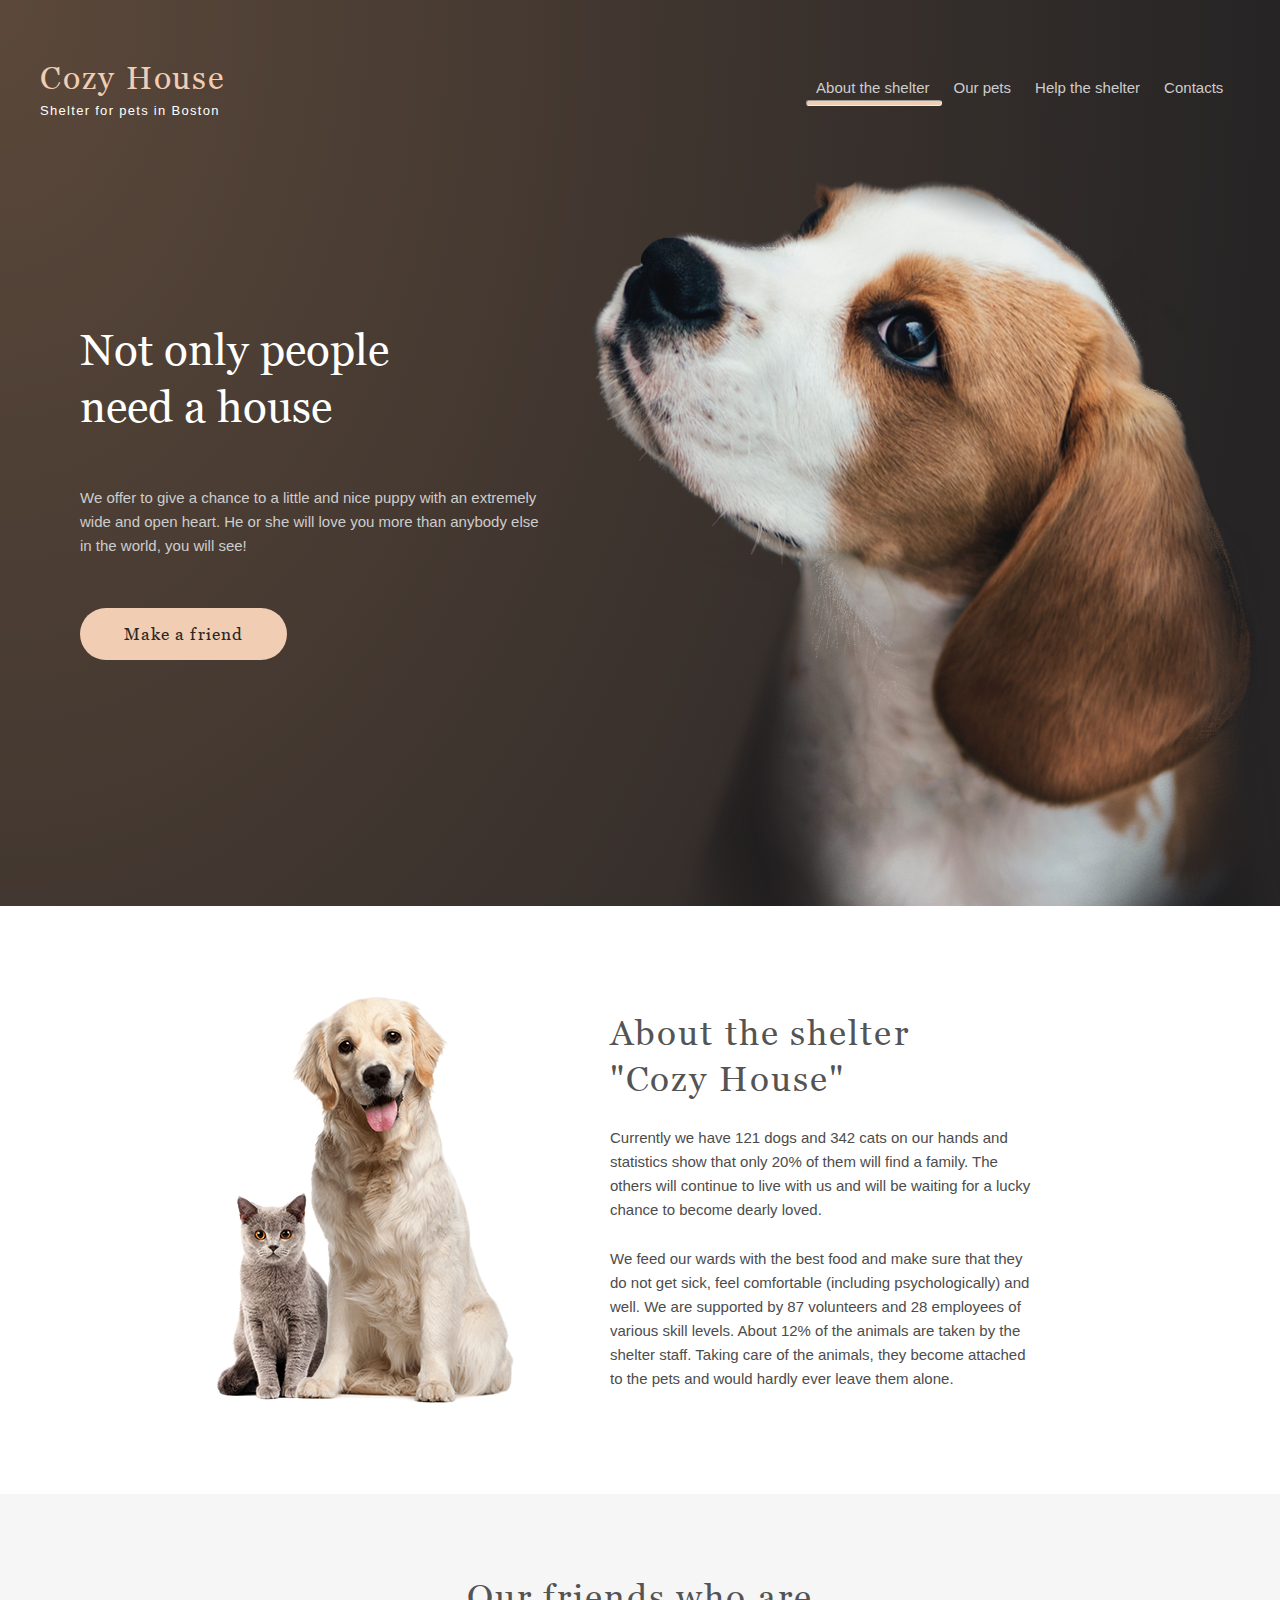
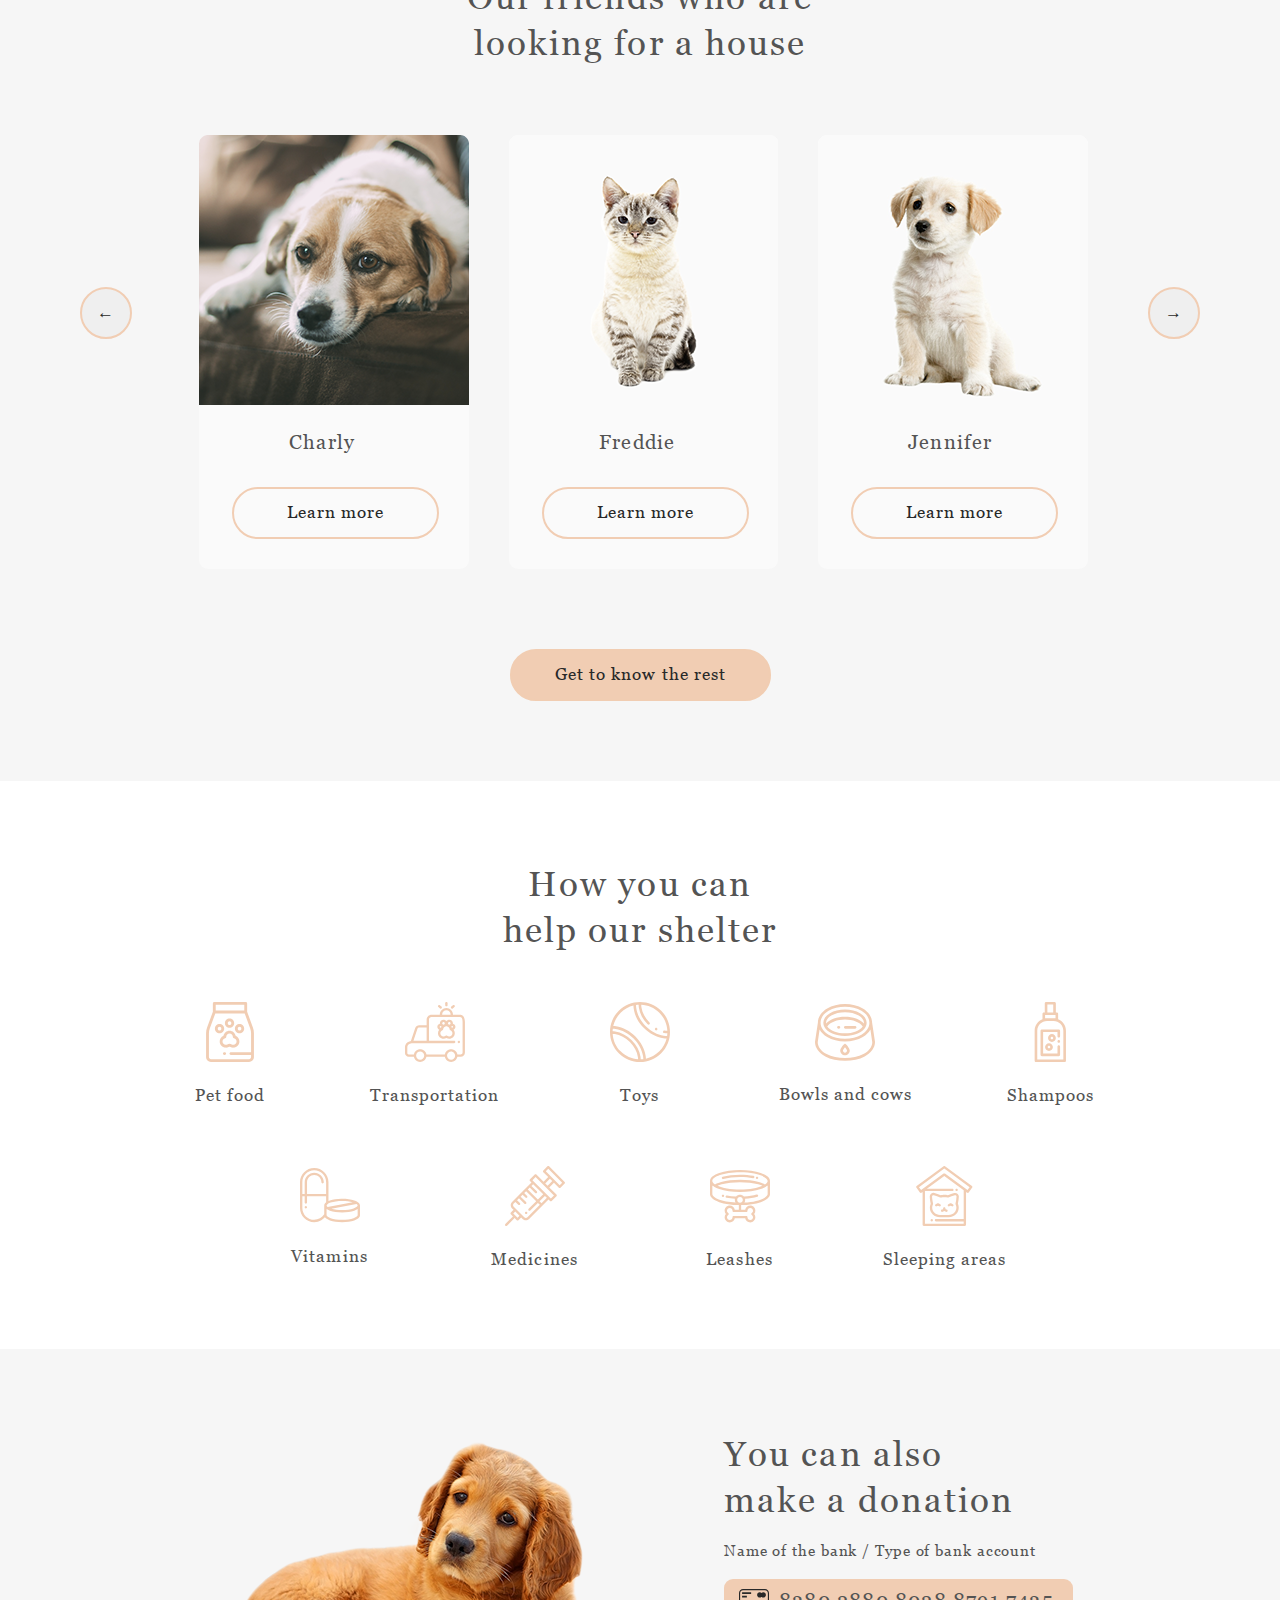
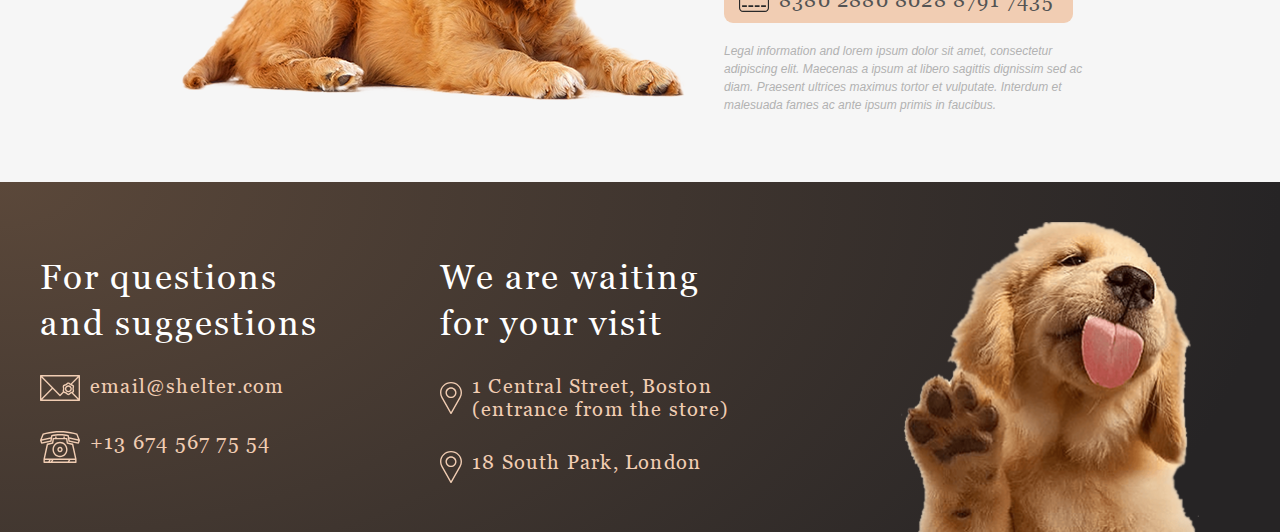
<file: index.html>
<!DOCTYPE html>
<html lang="en">

<head>
  <meta charset="UTF-8">
  <meta name="viewport" content="width=device-width, initial-scale=1.0">
  <link rel="stylesheet" href="main.css">
  <title>Shelter</title>
</head>

<body>
  <div id="menuToggle">
    <input type="checkbox" />
    <span></span>
    <span></span>
    <span></span>
    <ul id="menu">
      <a href="#">
        <li>About the shelter</li>
      </a>
      <a href="/pages/pets/pets.html">
        <li>Our pets</li>
      </a>
      <a href="#help_the_shelter">
        <li>Help the shelter</li>
      </a>
      <a href="#contacts">
        <li>Contact</li>
      </a>
    </ul>
  </div>
  <div class="main_page">
    <header class="header">
      <div class="logo">
        <h1 class="logo_title">Cozy House</h1>
        <p class="logo_subtitle">Shelter for pets in Boston </p>
      </div>
      <ul class="nav_menu">
        <li><a href="#">About the shelter</a></li>
        <li class="two"><a href="/pages/pets/pets.html">Our pets</a></li>
        <li class="three"><a href="#help_the_shelter">Help the shelter</a></li>
        <li class="four"><a href="#contacts">Contacts</a></li>
        <hr>
      </ul>
    </header>
    <div class="start_screen">
      <div class="content">
        <h2 class="heading">Not only people need a house</h2>
        <p class="subheading">We offer to give a chance to a little and nice puppy with an extremely wide and open
          heart. He or she will love you more
          than anybody else in the world, you will see!</p>
        <button class="button_primary">
          <p class="b_text"><a href="/pages/pets/pets.html">Make a friend</a></p>
        </button>
      </div>
      <img src="/assets/images/start-screen-puppy.png" class="img_puppy" alt="Puppy">
    </div>
  </div>
  <div class="about">
    <div class="about_content">
      <img class="a_pets" src="/assets/images/about-pets.png" alt="Cat and puppy">
      <div class="about_text">
        <h3 class="a_heading">About the shelter "Cozy House"</h3>
        <p class="a_subheading1">Currently we have 121 dogs and 342 cats on our hands and statistics show that only
          20% of them will find a family. The
          others will continue to live with us and will be waiting for a lucky chance to become dearly loved.</p>
        <p class="a_subheading2">We feed our wards with the best food and make sure that they do not get sick, feel
          comfortable (including
          psychologically) and well. We are supported by 87 volunteers and 28 employees of various skill levels. About
          12% of the
          animals are taken by the shelter staff. Taking care of the animals, they become attached to the pets and
          would hardly
          ever leave them alone.</p>
      </div>
    </div>
  </div>
  <div class="pets">
    <div class="pets_content">
      <h3 class="p_heading">
        Our friends who are looking for a house
      </h3>
      <div class="carousel js-product-carousel">
        <div class="carousel__view">
          <button class="button_arrowL js-carousel-prev">
            <p class="b_text">&#8592</p>
          </button>
          <button class="button_arrowR js-carousel-next">
            <p class="b_text">&#8594</p>
          </button>
          <ul class="product-list js-product-list">
            <li class="product-list__item">
              <div data-slide="1" class="product">
                <img src="/assets/images/pets-charly.png" alt="Charly">
              </div>
              <p class="product_name">Charly</p>
              <button id="myBtn" class="button_secondary">
                <p class="b_text">Learn more</p>
              </button>
            </li>
            <li class="product-list__item">
              <div data-slide="2" class="product">
                <img src="/assets/images/pets-freddie.png" alt="Freddie">
                <p class="product_name">Freddie</p>
                <button class="button_secondary">
                  <p class="b_text">Learn more</p>
                </button>
              </div>
            </li>
            <li class="product-list__item">
              <div data-slide="3" class="product">
                <img src="/assets/images/pets-jennifer.png" alt="Jennifer">
                <p class="product_name">Jennifer</p>
                <button class="button_secondary">
                  <p class="b_text">Learn more</p>
                </button>
              </div>
            </li>
            <li class="product-list__item">
              <div data-slide="4" class="product">
                <img src="/assets/images/pets-katrine.png" alt="Katrine">
                <p class="product_name">Katrine</p>
                <button class="button_secondary">
                  <p class="b_text">Learn more</p>
                </button>
              </div>
            </li>
            <li class="product-list__item">
              <div data-slide="5" class="product">
                <img src="/assets/images/pets-scarlet.png" alt="Scarlet">
                <p class="product_name">Scarlet</p>
                <button class="button_secondary">
                  <p class="b_text">Learn more</p>
                </button>
              </div>
            </li>
            <li class="product-list__item">
              <div data-slide="6" class="product">
                <img src="/assets/images/pets-sophia.png" alt="Sophia">
                <p class="product_name">Sophia</p>
                <button class="button_secondary">
                  <p class="b_text">Learn more</p>
                </button>
              </div>
            </li>
            <li class="product-list__item">
              <div data-slide="7" class="product">
                <img src="/assets/images/pets-timmy.png" alt="Timmy">
                <p class="product_name">Timmy</p>
                <button class="button_secondary">
                  <p class="b_text">Learn more</p>
                </button>
              </div>
            </li>
            <li class="product-list__item">
              <div data-slide="8" class="product">
                <img src="/assets/images/pets-woody.png" alt="Woody">
                <p class="product_name">Woody</p>
                <button class="button_secondary">
                  <p class="b_text">Learn more</p>
                </button>
              </div>
            </li>
          </ul>
        </div>
      </div>
      <button class="button_get">
        <p class="b_text"><a href="/pages/pets/pets.html">Get to know the rest</a></p>
      </button>
    </div>
  </div>
  <div class="help">
    <div class="help_content">
      <h3 class="help_heading">How you can help our shelter</h3>
      <div class="help_list">
        <div class="row_wrapper_responsive">
          <div>
            <img src="/assets/icons/pet_food.svg" alt="Pet food icon">
            <p class="item_text" style="margin-top: 20px;">Pet food</p>
          </div>
          <div>
            <img src="/assets/icons/transportation.svg" alt="Transportation icon">
            <p class="item_text" style="margin-top: 20px;">Transportation</p>
          </div>
          <div>
            <img src="/assets/icons/toys.svg" alt="Toys icon">
            <p class="item_text" style="margin-top: 20px;">Toys</p>
          </div>
          <div>
            <img src="/assets/icons/bowls-and-cups.svg" alt="Bowls and cows icon">
            <p class="item_text" style="margin-top: 20px;">Bowls and cows</p>
          </div>
          <div>
            <img src="/assets/icons/shampoos.svg" alt="Shampoos icon">
            <p class="item_text" style="margin-top: 20px;">Shampoos</p>
          </div>
          <div>
            <img src="/assets/icons/vitamins.svg" alt="Vitamins icon">
            <p class="item_text" style="margin-top: 20px;">Vitamins</p>
          </div>
          <div>
            <img src="/assets/icons/medicines.svg" alt="Medicines icon">
            <p class="item_text" style="margin-top: 20px;">Medicines</p>
          </div>
          <div>
            <img src="/assets/icons/icon-collars-leashes.svg" alt="Leashes icon">
            <p class="item_text" style="margin-top: 20px;">Leashes</p>
          </div>
          <div>
            <img src="/assets/icons/sleeping-area.svg" alt="Sleeping area icon">
            <p class="item_text" style="margin-top: 20px;">Sleeping areas</p>
          </div>
        </div>
        <div class="row_wrapper1">
          <div>
            <img src="/assets/icons/pet_food.svg" alt="Pet food icon">
            <p class="item_text" style="margin-top: 20px;">Pet food</p>
          </div>
          <div>
            <img src="/assets/icons/transportation.svg" alt="Transportation icon">
            <p class="item_text" style="margin-top: 20px;">Transportation</p>
          </div>
          <div>
            <img src="/assets/icons/toys.svg" alt="Toys icon">
            <p class="item_text" style="margin-top: 20px;">Toys</p>
          </div>
          <div>
            <img src="/assets/icons/bowls-and-cups.svg" alt="Bowls and cows icon">
            <p class="item_text" style="margin-top: 20px;">Bowls and cows</p>
          </div>
          <div>
            <img src="/assets/icons/shampoos.svg" alt="Shampoos icon">
            <p class="item_text" style="margin-top: 20px;">Shampoos</p>
          </div>
        </div>
        <div class="row_wrapper2">
          <div>
            <img src="/assets/icons/vitamins.svg" alt="Vitamins icon">
            <p class="item_text" style="margin-top: 20px;">Vitamins</p>
          </div>
          <div>
            <img src="/assets/icons/medicines.svg" alt="Medicines icon">
            <p class="item_text" style="margin-top: 20px;">Medicines</p>
          </div>
          <div>
            <img src="/assets/icons/icon-collars-leashes.svg" alt="Leashes icon">
            <p class="item_text" style="margin-top: 20px;">Leashes</p>
          </div>
          <div>
            <img src="/assets/icons/sleeping-area.svg" alt="Sleeping area icon">
            <p class="item_text" style="margin-top: 20px;">Sleeping areas</p>
          </div>
        </div>
      </div>
    </div>
  </div>
  <div id="help_the_shelter" class="donation">
    <div class="donation_content">
      <img src="/assets/images/donation-dog.png" alt="Donation dog image" class="donation_dog">
      <div class="donation_info">
        <h3 class="d_heading">You can also make a donation</h3>
        <p class="d_subheading">Name of the bank / Type of bank account</p>
        <div class="credit_card">
          <div class="credit_card_content">
            <img src="/assets/icons/credit-card.svg" alt="Credit card icon" class="credit_card_icon">
            <h4 class="credit_card_number">8380 2880 8028 8791 7435</h4>
          </div>
          <p class="legal_info">Legal information and lorem ipsum dolor sit amet, consectetur adipiscing elit. Maecenas
            a ipsum at
            libero sagittis
            dignissim sed ac diam. Praesent ultrices maximus tortor et vulputate. Interdum et malesuada fames ac ante
            ipsum primis
            in faucibus.</p>
        </div>
      </div>
    </div>
  </div>
  <div id="contacts" class="footer">
    <div class="footer_content">
      <div class="contacts">
        <h3 class="f_heading1">For questions and suggestions</h3>
        <div class="email">
          <img src="/assets/icons/mail.svg" alt="Mail icon" class="email_icon">
          <h4 class="email_text">email@shelter.com</h4>
        </div>
        <div class="email">
          <img src="/assets/icons/phone.svg" alt="Phone icon" class="email_icon">
          <h4 class="email_text">+13 674 567 75 54</h4>
        </div>
      </div>
      <div class="contacts">
        <h3 class="f_heading1">We are waiting for your visit</h3>
        <div class="email">
          <img src="/assets/icons/pin.svg" alt="Pin icon" class="pin_icon">
          <h4 class="email_text">1 Central Street, Boston (entrance from the store)</h4>
        </div>
        <div class="email">
          <img src="/assets/icons/pin.svg" alt="Pin icon" class="pin_icon">
          <h4 class="email_text">18 South Park, London</h4>
        </div>
      </div>
      <img src="/assets/images/footer-puppy.png" alt="Puppy image" class="footer_puppy">
    </div>
  </div>
</body>
<script src="./main.js"></script>

</html>
</file>
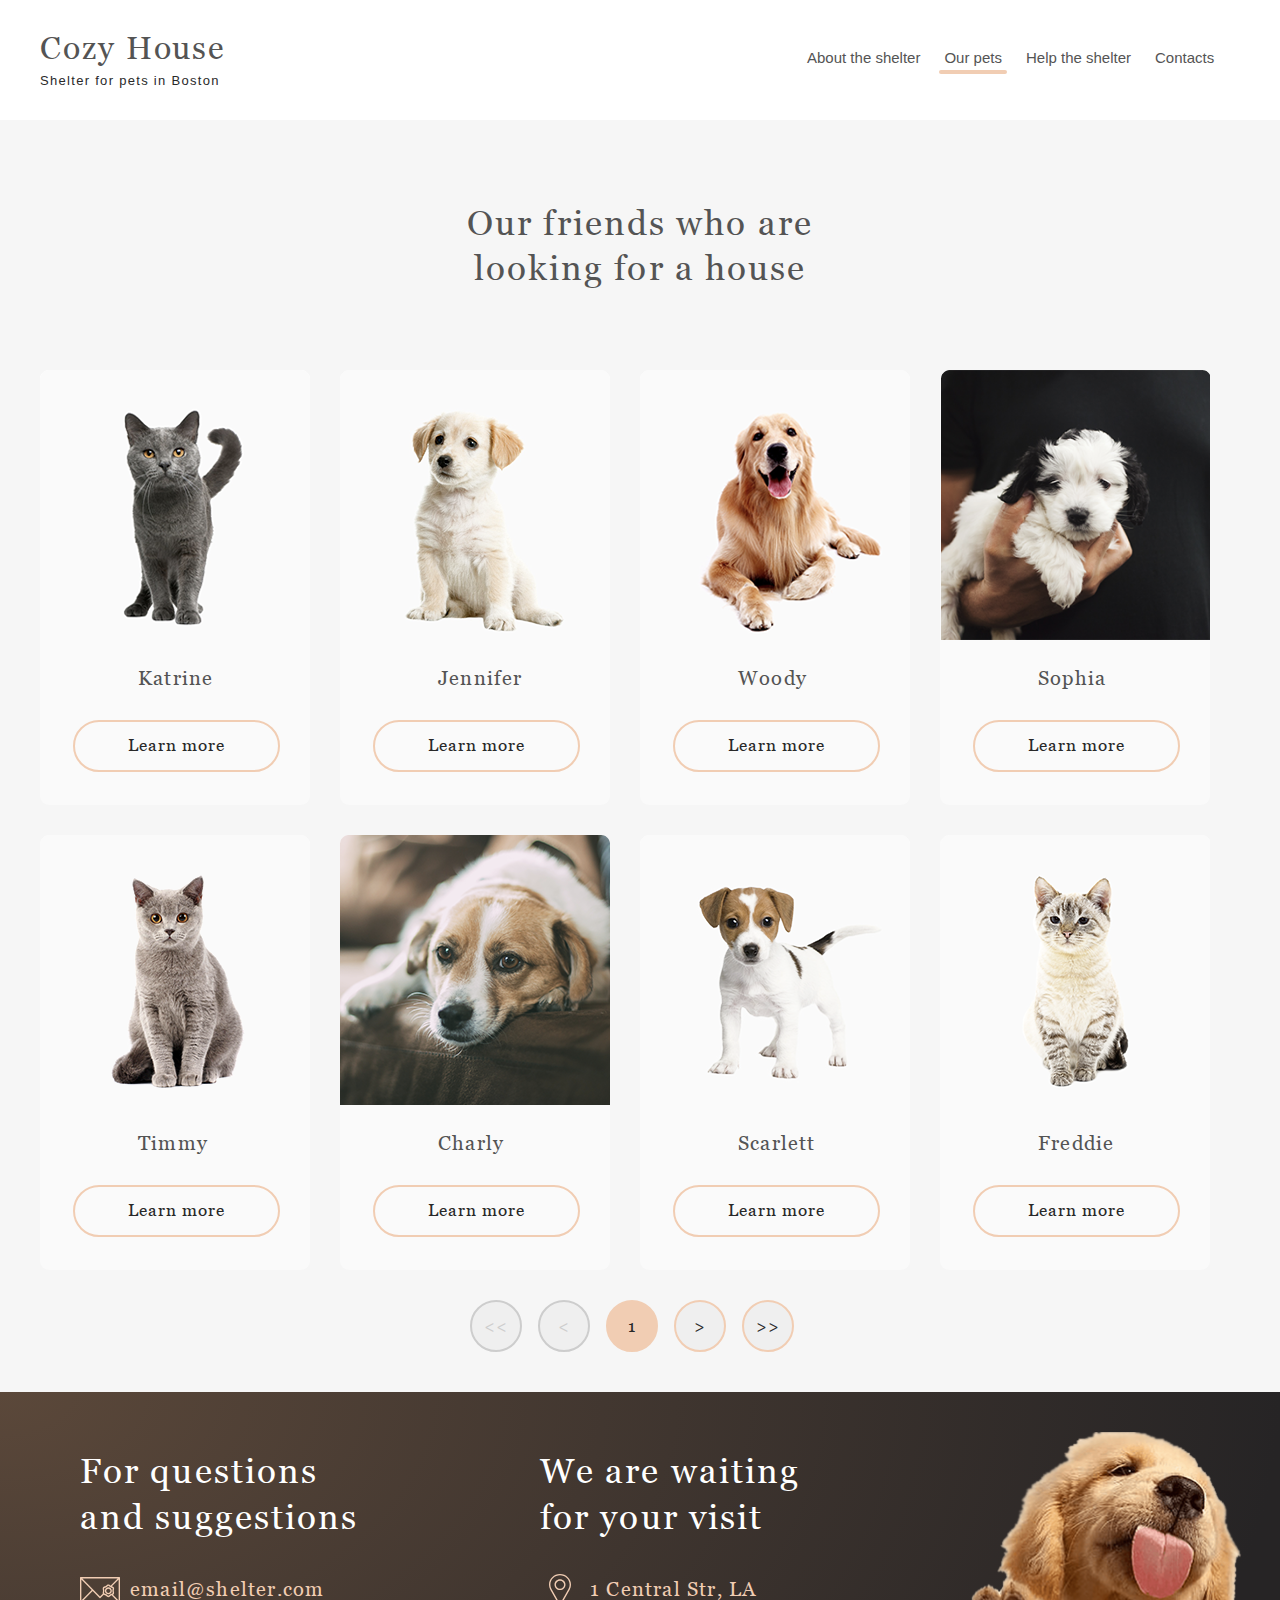
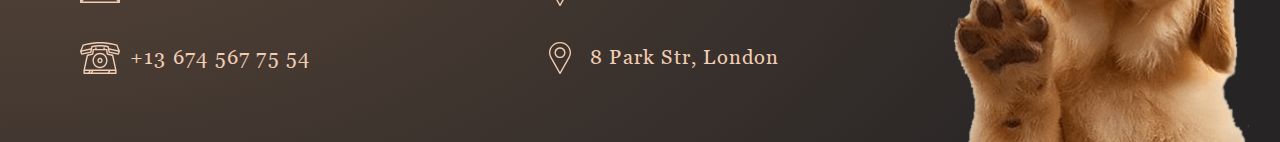
<file: pages/pets/pets.html>
<!DOCTYPE html>
<html lang="en">
<head>
  <meta charset="UTF-8">
  <meta name="viewport" content="width=device-width, initial-scale=1.0">
  <link rel="stylesheet" href="pets.css">
  <title>Pets</title>
</head>
<body>
  <div id="menuToggle">
    <input type="checkbox" />
    <span></span>
    <span></span>
    <span></span>
    <ul id="menu">
      <a href="/index.html">
        <li>About the shelter</li>
      </a>
      <a href="#">
        <li>Our pets</li>
      </a>
      <a href="/main.html">
        <li>Help the shelter</li>
      </a>
      <a href="#contacts">
        <li>Contact</li>
      </a>
    </ul>
  </div>
  <div class="container">
    <header class="header">
      <div class="logo">
        <h1 class="logo_title">Cozy House</h1>
        <p class="logo_subtitle">Shelter for pets in Boston </p>
      </div>
      <ul class="nav_menu">
        <li class="one"><a href="/index.html">About the shelter</a></li>
        <li class="two"><a href="#">Our pets</a></li>
        <li class="three"><a href="#">Help the shelter</a></li>
        <li class="four"><a href="#contacts">Contacts</a></li>
        <hr>
      </ul> 
    </header> 
  </div>
  <div class="pets">
    <div class="pets_content">
      <h3 class="pets_heading">Our friends who are looking for a house</h3>
      <div class="p_cards_container">
        <div class="pets_card_row">
          <div class="pets_card">
            <img src="/assets/images/pets-katrine.png" alt="Katrine">
            <p class="pets_name">Katrine</p>
            <button class="button_secondary">
              <p class="b_text">Learn more</p>
            </button>
          </div>
          <div class="pets_card">
            <img src="/assets/images/pets-jennifer.png" alt="Jennifer">
            <p class="pets_name">Jennifer</p>
            <button class="button_secondary">
              <p class="b_text">Learn more</p>
            </button>
          </div>
          <div class="pets_card">
            <img src="/assets/images/pets-woody.png" alt="Woody">
            <p class="pets_name">Woody</p>
            <button class="button_secondary">
              <p class="b_text">Learn more</p>
            </button>
          </div>
          <div class="pets_card">
            <img src="/assets/images/pets-sophia.png" alt="Sophia">
            <p class="pets_name">Sophia</p>
            <button class="button_secondary">
              <p class="b_text">Learn more</p>
            </button>
          </div>
        </div>
        <div class="pets_card_row" style="margin-top: 30px">
          <div class="pets_card">
            <img src="/assets/images/pets-timmy.png" alt="Timmy">
            <p class="pets_name">Timmy</p>
            <button class="button_secondary">
              <p class="b_text">Learn more</p>
            </button>
          </div>
          <div class="pets_card">
            <img src="/assets/images/pets-charly.png" alt="Charly">
            <p class="pets_name">Charly</p>
            <button class="button_secondary">
              <p class="b_text">Learn more</p>
            </button>
          </div>
          <div class="pets_card last_two">
            <img src="/assets/images/pets-scarlet.png" alt="Scarlett">
            <p class="pets_name">Scarlett</p>
            <button class="button_secondary">
              <p class="b_text">Learn more</p>
            </button>
          </div>
          <div class="pets_card last_two">
            <img src="/assets/images/pets-freddie.png" alt="Freddie">
            <p class="pets_name">Freddie</p>
            <button class="button_secondary">
              <p class="b_text">Learn more</p>
            </button>
          </div>
        </div>
      </div>
      <div class="navigation">
        <button class="nav_btn_inactive">
          <p class="b_text_inactive"><<</p>
        </button>
        <button class="nav_btn_inactive">
          <p class="b_text_inactive"><</p>
        </button>
        <button class="nav_pagination">
          <p class="b_text">1</p>
        </button>
        <button class="nav_btn_active">
          <p class="b_text">></p>
        </button>
        <button class="nav_btn_active">
          <p class="b_text">>></p>
        </button>
      </div>
    </div>
  </div>
  <div id="contacts" class="footer">
    <div class="footer_content">
      <div class="f_div">
        <h3 class="f_heading">For questions and suggestions</h3>
        <div class="f_contact">
          <img src="/assets/icons/mail.svg" alt="Mail icon" class="f_icon">
          <h4 class="f_text">email@shelter.com</h4>
        </div>
        <div class="f_contact">
          <img src="/assets/icons/phone.svg" alt="Phone icon" class="f_icon">
          <h4 class="f_text">+13 674 567 75 54</h4>
        </div>
      </div>
      <div class="f_div2">
        <h3 class="f_heading">We are waiting for your visit</h3>
        <div class="f_contact">
          <img src="/assets/icons/pin.svg" alt="Pin icon" class="f_icon">
          <h4 class="f_text">1 Central Str, LA</h4>
        </div>
        <div class="f_contact">
          <img src="/assets/icons/pin.svg" alt="Pin icon" class="f_icon">
          <h4 class="f_text">8 Park Str, London</h4>
        </div>
      </div>
      <img src="/assets/images/footer-puppy.png" alt="Puppy image" class="footer_puppy">
    </div>
  </div>
</body>
</html>
</file>
<file: main.css>
@font-face { font-family: Georgia; src: url('/assets/fonts/georgia/Georgia.ttf'); } 
@font-face { font-family: Georgia; font-weight: bold; src: url('/assets/fonts/georgia/georgiabold.ttf');}
@font-face { font-family: Arial; src: url('/assets/fonts/arial/ArialCE.ttf'); }
@font-face { font-family: Arial; font-weight: bold; src: url('/assets/fonts/arial/ArialCEBold.ttf'); }
 
:root {
  --color-dark-l: #545454;
  --color-primary: #F1CDB3;
  --color-dark-3xl: #292929;
  --color-dark-s: #CDCDCD;
  --color-light-s: #FAFAFA;
  --color-primary-light: #FDDCC4;
  --color-dark-2xl: #444444;
  --color-dark-xl: #4C4C4C; 
  --color-dark-l: #545454;
  --color-dark-m: #B2B2B2;
  --color-light-l: #F6F6F6;
  --color-light-xl: #FFFFFF;
}
 
 * {
  padding: 0;
  margin: 0;
}

li {
  text-decoration: none;
  list-style-type: none;
}

a {
  text-decoration: none;
  color: #CDCDCD;
}

.b_text a {
  color: unset;
}

button {
  cursor: pointer;
}

.header {
  display: flex;
  width: 1200px;
  padding-left: calc(50% - 1200px/2);
  padding-top: 60px;
}

.main_page {
  background: radial-gradient(100% 215.42% at 0% 0%, #5B483A 0%, #262425 100%), #211F20;
}

.logo {
  width: 190px;
}

.logo_title {
  font-family: Georgia;
  font-style: normal;
  font-weight: normal;
  font-size: 32px;
  line-height: 110%;
  display: flex;
  align-items: center;
  letter-spacing: 0.06em;
  color: #F1CDB3;
}

.logo_subtitle {
  margin-top: 8px;
  font-family: Arial;
  font-style: normal;
  font-weight: normal;
  font-size: 13px;
  line-height: 15px;
  display: flex;
  align-items: center;
  letter-spacing: 0.1em;
  color: #FFFFFF;
}

.nav_menu {
  width: 443px;
  margin-left: 580px;
  padding-top: 16px;
} 

.nav_menu li {
  display: inline;
  font-family: Arial;
  font-style: normal;
  font-weight: normal;
  font-size: 15px;
  line-height: 160%;
  color: #CDCDCD;
  margin: 0px 10px;
}

.two:hover ~ hr {
  margin-left: 32%;
  width: 4.25rem;
}

.three:hover ~ hr {
  margin-left: 50%;
  width: 7.5rem;
}

.four:hover ~ hr {
  margin-left: 80%;
  width: 4.1rem;
}

.nav_menu hr {
  height: .25rem;
  width: 8.4rem;
  margin: 0;
  background: var(--color-primary);
  border-radius: 4px;
  transition: .3s ease-in-out;
}

.start_screen {
  padding-left: 40px;
  padding-top: 60px;
  width: 1200px;
  display: flex;
}

.content {
  width: 460px;
  padding-left: 40px;
  padding-top: 143px;
}

.heading {
  width: 310px;
  font-family: Georgia;
  font-style: normal;
  font-weight: normal;
  font-size: 44px;
  line-height: 130%;
  display: flex;
  align-items: center;
  color: #FFFFFF;
}

.subheading {
  margin-top: 50px;
  width: 460px;
  font-family: Arial;
  font-style: normal;
  font-weight: normal;
  font-size: 15px;
  line-height: 160%;
  display: flex;
  align-items: center;
  color: #CDCDCD;
}

.button_primary {
  background: #F1CDB3;
  border-radius: 100px;
  padding: 15px 0px 0px 0px;
  display: flex;
  flex-direction: column;
  align-items: flex-start;
  width: 207px;
  height: 52px;
  border: none;
  text-align: center;
  margin-top: 50px;
}

.button_primary:hover {
  transition: 1s;
  background: #FAFAFA;
}

.b_text {
  left: 21.74%;
  right: 21.74%;
  top: 28.85%;
  bottom: 28.85%;
  font-family: Georgia;
  font-style: normal;
  font-weight: normal;
  font-size: 17px;
  line-height: 130%;
  letter-spacing: 0.06em;
  color: #292929;
  flex: none;
  order: 0;
  align-self: center;
  flex-grow: 0;
  margin: 0px 10px;
}

.img_puppy {
  width: 698px;
  margin-left: 50px;
}

.about {
  left: 0%;
  right: 0%;
}

.about_content {
  width: 1200px;
  padding-left: calc(50% - 1200px/2);
  padding-top: 90px;
  display: flex;
  padding-bottom: 90px;
}

.about_text {
  width: 430px;
  padding-left: 95px;
  padding-top: 14px;
}

.a_heading {
  width: 370px;
  font-family: Georgia;
  font-style: normal;
  font-weight: normal;
  font-size: 35px;
  line-height: 130%;
  display: flex;
  align-items: center;
  letter-spacing: 0.06em;
  color: #545454;
}

.a_subheading1 {
  margin-top: 25px;
  width: 430px;
  font-family: Arial;
  font-style: normal;
  font-weight: normal;
  font-size: 15px;
  line-height: 160%;
  color: #4C4C4C;
}

.a_subheading2 {
  margin-top: 25px;
  width: 430px;
  font-family: Arial;
  font-style: normal;
  font-weight: normal;
  font-size: 15px;
  line-height: 160%;
  display: flex;
  align-items: center;
  color: #4C4C4C;
}

.a_pets {
  width: 300px;
  padding-left: 175px;
}

.pets {
  background: #F6F6F6;
}

.pets_content {
  width: 1200px;
  padding-left: calc(50% - 1200px/2);
  padding-top: 80px;
  padding-bottom: 80px;
}

.p_heading {
  width: 400px;
  padding-left: 400px;
  font-family: Georgia;
  font-style: normal;
  font-weight: normal;
  font-size: 35px;
  line-height: 130%;
  display: flex;
  align-items: center;
  text-align: center;
  letter-spacing: 0.06em;
  color: #545454;
}

.pets_card {
  width: 270px;
  background: #FAFAFA;
  border-radius: 9px;
}

.pets_name {
  width: 74px;
  padding-left: 90px;
  padding-top: 22px;
  font-family: Georgia;
  font-style: normal;
  font-weight: normal;
  font-size: 20px;
  line-height: 23px;
  display: flex;
  align-items: center;
  text-align: center;
  letter-spacing: 0.06em;
  color: #545454;
}

.button_secondary {
  margin-left: 33px;
  margin-top: 33px;
  margin-bottom: 30px;
  background: #FAFAFA;
  border: 2px solid #F1CDB3;
  border-radius: 100px;
  padding: 12px 0px 0px 0px;
  display: flex;
  flex-direction: column;
  align-items: flex-start;
  width: 207px;
  height: 52px;
}

.button_secondary:hover {
  background: #F1CDB3;
  transition: 1s;
}

.slider_container {
  display: grid;
  grid-template-columns: 0.4fr 1fr 1fr 1fr 0.3fr;
  margin-top: 40px;
}

.button_get {
  display: flex;
  flex-direction: column;
  align-items: flex-start;
  padding: 12px 0px 0px 0px;
  width: 261px;
  height: 52px;
  margin-left: 470px;
  margin-top: 30px;
  background: #F1CDB3;
  border-radius: 100px;
  border: 2px solid #F1CDB2;
}

.button_get:hover {
  transition: 1s;
  background: #FAFAFA;
}

.button_arrowL {
  position: absolute;
  z-index: 1;
  display: flex;
  flex-direction: column;
  align-items: flex-start;
  padding: 12px 0px 0px 0px;
  width: 52px;
  height: 52px;
  left: 80px;
  margin-top: 202px;
  /* margin-top: 202px; */
  /* margin-left: 20px; */
  border: 2px solid #F1CDB3;
  box-sizing: border-box;
  border-radius: 100px;
}

.button_arrowL:hover {
  transition: 1s;
  background: #F1CDB2;
}

.button_arrowR {
  position: absolute;
  z-index: 1;
  right: 80px;
  margin-top: 202px;
  display: flex;
  flex-direction: column;
  align-items: flex-start;
  padding: 12px 0px 0px 0px;
  /* margin-top: 202px; */
  width: 52px;
  height: 52px;
  border: 2px solid #F1CDB3;
  box-sizing: border-box;
  border-radius: 100px;
}

.button_arrowR:hover {
  transition: 1s;
  background: #F1CDB2;
}

.help {
  background: #FFFFFF;
}

.help_content {
  width: 1200px;
  padding-left: calc(50% - 1200px/2);
  padding-top: 80px;
  padding-bottom: 80px;
}

.help_heading {
  width: 308px;
  padding-left: 446px;
  font-family: Georgia;
  font-style: normal;
  font-weight: normal;
  font-size: 35px;
  line-height: 130%;
  display: flex;
  align-items: center;
  text-align: center;
  letter-spacing: 0.06em;
  color: #545454;
}

.help_list {
  width: 1026px;
  padding-left: 87px;
  padding-top: 50px;
}

.row_wrapper_responsive {
  display: none;
  grid-template-columns: 1fr 1fr 1fr;
  align-items: center;
  text-align: center;
}

.row_wrapper1 {
  display: grid;
  grid-template-columns: 1fr 1fr 1fr 1fr 1fr;
  align-items: center;
  text-align: center;
}

.row_wrapper2 {
  display: grid;
  width: 820px;
  grid-template-columns: 1fr 1fr 1fr 1fr;
  align-items: center;
  text-align: center;
  margin-top: 60px;
  margin-left: 100px;
}

.item_text {
  font-family: Georgia;
  font-style: normal;
  font-weight: normal;
  font-size: 17px;
  line-height: 115%;
  letter-spacing: 0.06em;
  color: #292929;
  flex: none;
  order: 0;
  align-self: center;
  flex-grow: 0;
  margin: 0px 10px;
  color: #545454;
}

.donation {
  background: #F6F6F6;
}

.donation_content {
  width: 1200px;
  padding-left: calc(50% - 1200px/2);
  padding-top: 80px; 
  padding-bottom: 80px;
  display: flex;
}

.donation_dog {
  width: 505px;
  margin-left: 142px;
  margin-top: 12px;
}

.donation_info {
  width: 380px;
  margin-left: 37px;
  margin-top: 1px;
}

.d_heading {
  width: 300px;
  margin-top: 1px;
  font-family: Georgia;
  font-style: normal;
  font-weight: normal;
  font-size: 35px;
  line-height: 130%;
  display: flex;
  align-items: center;
  letter-spacing: 0.06em;
  color: #545454;
}

.d_subheading {
  width: 347px;
  margin-top: 20px;
  font-family: Georgia;
  font-style: normal;
  font-weight: normal;
  font-size: 15px;
  line-height: 110%;
  display: flex;
  align-items: center;
  letter-spacing: 0.06em;
  color: #545454;
}

.credit_card {
  display: flex;
  flex-direction: column;
  align-items: flex-start;
  padding: 10px 0px 0px 0px;
  width: 349px;
  height: 34px;
  margin-top: 20px;
  background: #F1CDB3;
  border-radius: 9px;
}

.credit_card_content {
  width: 319px;
  flex: none;
  order: 0;
  align-self: center;
  flex-grow: 0;
  margin: 0px 10px;
  display: flex;
}

.credit_card_icon {
  width: 30px;
}

.credit_card_number {
  width: 300px;
  margin-left: 10px;
  font-family: Georgia;
  font-style: normal;
  font-weight: normal;
  font-size: 20px;
  line-height: 115%;
  display: flex;
  align-items: center;
  letter-spacing: 0.06em;
  color: #545454;
}

.legal_info {
  width: 380px;
  margin-top: 30px;
  font-family: Arial;
  font-style: italic;
  font-weight: normal;
  font-size: 12px;
  line-height: 18px;
  display: flex;
  align-items: center;
  color: #B2B2B2;
}

.footer {
  background: radial-gradient(100% 215.42% at 0% 0%, #5B483A 0%, #262425 100%), #211F20;
}

.footer_content {
  width: 1200px;
  padding-left: 40px;
  padding-top: 40px;
  display: grid;
  grid-template-columns: 1fr 1fr 1fr;
}

.contacts {
  width: 300px;
  /* padding-left: 80px; */
  padding-top: 16px;
}

.f_heading1 {
  width: 300px;
  padding-top: 16px;
  font-family: Georgia;
  font-style: normal;
  font-weight: normal;
  font-size: 35px;
  line-height: 130%;
  letter-spacing: 0.06em;
  color: #FFFFFF;
}

.email {
  margin-top: 30px;
  display: flex;
}

.email_icon {
  width: 40px;
}

.email_text {
  margin-left: 10px;
  font-family: Georgia;
  font-style: normal;
  font-weight: normal;
  font-size: 20px;
  line-height: 115%;
  letter-spacing: 0.06em;
  color: #F1CDB3;
}

.footer_puppy {
  width: 300px;
  padding-left: 60px;
}

.burger_king {
  display: none;
}

#menuToggle {
  display: none;
}

@media only screen and (min-width: 768px) and (max-width: 1200px) {
  .carousel {
    margin: 0px;
  }

  .carousel__view {
    max-width: 700px;
  }

  .button_arrowL {
    left: 30px;
  }

  .product-list {
    left: 23px;
    position: relative;
    max-width: 300px
  }

  .button_arrowR {
    right: 30px;
  }

  .row_wrapper_responsive {
    display: grid;
  }

  .header {
    width: 768px;
    padding-left: calc(50% - 708px/2);
    padding-top: 30px;
  }

  .logo {
    width: unset;
  }

  .nav_menu {
    margin-left: 85px;
  }

  .start_screen {
    width: 569px;
    padding-left: 99px;
    padding-top: 80px;
    flex-direction: column;
  }

  .content {
    padding-left: 55px;
    padding-top: 0px;
  }

  .button_primary {
    margin-left: calc(50% - 207px/2 - 0.5px);
  }

  .img_puppy {
    width: 569px;
    height: 593px;
    margin-top: 80px;
  }

  .about_content {
    width: 437px;
    padding-left: calc(50% - 437px/2 - 0.5px);
    flex-direction: column-reverse;
  }

  .a_pets {
    padding-left: 69px;
    margin-top: 50px;
  }

  .about_text {
    padding-left: 1px;
  }

  .pets_content {
    width: 708px;
    padding-left: calc(50% - 708px/2);
  }

  .p_heading {
    padding-left: 154px;
  }

  .slider_container {
    grid-template-columns: .3fr 1fr 1fr .2fr;
  }

  .no_display {
    display: none;
  }

  .button_get {
    margin-left: 224px;
  }

  .help_content {
    width: 630px;
    padding-left: 69px;
  }  

  .help_heading {
    padding-left: 169px;
  }

  .help_list {
    padding-left: 0px;
    width: 630px;
  }

  .row_wrapper1 {
    display: none;
  }

  .row_wrapper2 {
    display: none;
  }

  .donation_content {
    width: 380px;
    margin-left: 194px;
    flex-direction: column-reverse;
  }

  .donation_dog {
    margin-left: 0px;
    margin-top: 120px;
  }
 
  .footer_content {
    width: 708px;
    padding-left: 30px;
    padding-top: 30px;
    grid-template-columns: 1fr 1fr;
  }

  .footer_puppy {
    margin-top: 50px;
    margin-left: 50px;
  }
}

@media only screen and (min-width: 320px) and (max-width: 767px) {
  .carousel {
    margin: 0px;
  }

  .carousel__view {
    max-width: 320px;
    margin: 0px;
  }

  .product-list {
    position: absolute;
    left: 6px;
    max-width: 300px;
  }

  .button_get {
    margin-top: 600px;
    margin-left: 0px;
    width: 280px;
  }

  .button_arrowL {
    margin-top: 510px;
    left: 30px;
  }

  .button_arrowR {
    margin-top: 510px;
    right: 30px;
  }

  .row_wrapper_responsive {
    display: grid;
    grid-template-columns: 1fr 1fr;
  }

  .row_wrapper1 {
    display: none;
  }

  .row_wrapper2 {
    display: none;
  }

  .product-list__item {
    margin: 0px 0px;
  }

  .burger_king {
    display: flex;
    flex-direction: column;
    margin-left: 25px;
    margin-top: 20px;
  }
  
  .header {
    width: 257px;
    padding-left: calc(50% - 257px/2 - 21.5px);
    padding-top: 30px;
  }

  .nav_menu {
    display: none;
  }

  .logo {
    margin-left: 10px;
  }

  .start-screen {
    width: 300px;
    padding-left: 0px;
    padding-top: 20px;
  }

  .content {
    padding-top: 0px;
    padding-left: 0px;
    margin-left: -38px;
    width: 300px;

  }

  .heading {
    width: unset;
    font-size: 25px;
    text-align: center;
  }
  
  .subheading {
    width: unset;
    margin-top: 30px;
    text-align: center;
  }

  .img_puppy {
    width: 260px;
    margin-left: -270px;
    margin-top: 360px;
  }

  .button_primary {
    margin-left: 40px;
  }

  .about_content {
    width: 300px;
    padding-left: 7px;
    padding-top: 50px;
    padding-bottom: 50px;
    flex-direction: column-reverse;
  }

  .about_text {
    width: 300px;
    padding-left: 10px;
    padding-top: 0px;
  }

  .a_heading {
    width: 270px;
    font-size: 25px;
    text-align: center;
  }

  .a_subheading1 {
    width: 270px;
    text-align: justify;
  }

  .a_subheading2 {
    width: 270px;
    text-align: justify;
  }

  .a_pets {
    width: 260px;
    padding-left: 10px;
    padding-top: 20px;
  }

  .pets_content {
    width: 300px;
    padding-left: 8px;
    padding-bottom: 50px;
    padding-top: 50px;
  }

  .p_heading {
    width: 300px;
    padding-left: 0px;
    font-size: 25px;
  }

  .slider_container {
    grid-template-columns: 0.2fr 1fr 0.4fr;
  }

  .invisible_slider {
    display: none
  }

  .button_get {
    margin-left: 10px;
  }

  .help_content {
    width: 320px;
    padding-left: 0px;
    padding-top: 50px;
    padding-bottom: 50px;
  }

  .help_heading {
    width: 220px;
    padding-left: 40px;
    font-size: 25px;
  }

  .help_list {
    width: 320px;
    padding-left: 0px;
    margin-left: -18px;
  }

  .donation_content {
    width: 320px;
    padding-left: 0px;
    padding-top: 50px;
    padding-bottom: 50px;
    flex-direction: column-reverse;
  }

  .donation_info {
    width: 300px;
    margin-left: 10px;
  }

  .d_heading {
    width: 270px;
    font-size: 25px;
    text-align: center;
  }

  .d_subheading {
    /* width: 300px; */
    width: unset;
    font-size: 14px;
  }

  .credit_card {
    width: 280px;
  }

  .credit_card_content {
    width: 280px;
  }

  .credit_card_icon {
    margin-left: 8px;
  }
  
  .credit_card_number {
    width: 250px;
    font-size: 16px;
  }

  .legal_info {
    width: 280px;
    text-align: justify;
  }

  .donation_dog {
    width: 260px;
    margin-left: 20px;
    margin-top: 140px;
  }

  .footer_content {
    width: 300px;
    grid-template-columns: 1fr;
    padding-left: 10px;
  }

  .footer_puppy {
    width: 260px;
    padding-left: 10px;
    margin-top: 60px;
  }

   #menuToggle
{
  display: block;
  position: relative;
  top: 70px;
  margin-left: 230px;
  
  z-index: 1;

  -webkit-user-select: none;
  user-select: none;
}

#menuToggle ul {
  text-align: center;
}

#menuToggle a
{
  color: #F6F6F6;
  
  transition: color 0.3s ease;
  text-decoration: none;
}

#menuToggle a:hover
{
  color: #c6dddd;
  text-decoration: underline;
}


#menuToggle input
{
  display: block;
  width: 40px;
  height: 32px;
  position: absolute;
  top: -7px;
  left: -5px;
  
  cursor: pointer;
  
  opacity: 0; 
  z-index: 2; 
  
  -webkit-touch-callout: none;
}

#menuToggle span
{
  display: block;
  width: 33px;
  height: 4px;
  margin-bottom: 5px;
  position: relative;
  
  background: #F1CDB3;
  border-radius: 3px;
  
  z-index: 1;
  
  transform-origin: 4px 0px;
  
  transition: transform 0.5s cubic-bezier(0.77,0.2,0.05,1.0),
              background 0.5s cubic-bezier(0.77,0.2,0.05,1.0),
              opacity 0.55s ease;
}

#menuToggle span:first-child
{
  transform-origin: 0% 0%;
}

#menuToggle span:nth-last-child(2)
{
  transform-origin: 0% 100%;
}

#menuToggle input:checked ~ span
{
  opacity: 1;
  transform: rotate(45deg) translate(-2px, -1px);
  background: #232323;
}

#menuToggle input:checked ~ span:nth-last-child(3)
{
  opacity: 0;
  transform: rotate(0deg) scale(0.2, 0.2);
}

#menuToggle input:checked ~ span:nth-last-child(2)
{
  transform: rotate(-45deg) translate(0, -1px);
}

#menu
{
  position: absolute;
  width: 200px;
  height: 600px;
  margin-top: -86px;
  margin-right: 0px;
  margin-bottom: 0px;
  margin-left: 80px;
  padding: 50px;
  padding-top: 125px;
  
  background: rgba(0, 0, 0, 0.5);
  list-style-type: none;
  -webkit-font-smoothing: antialiased;
  
  transform-origin: 0% 0%;
  transform: none;
  transition: transform 0.5s cubic-bezier(0.77,0.2,0.05,1.0);
}

#menu li
{
  padding: 10px 0;
  font-size: 30px;
  margin-top: 30px;
}

#menuToggle input:checked ~ ul
{
  transform: translate(-100%, 0);

}
}

/* Carousel */
.carousel {
  margin: 20px;
}
.carousel__view {
  width: calc((300px*3) + 22px);
  /* height: 350px; */
  background: #f6f6f6;
  /* box-shadow: 0 1px 8px #888888; */
  margin: auto;
  overflow: hidden;
}
.product-list {
  /* position: absolute; */
  margin: 0;
  padding: 0;
  transition:  transform 0.3s ease-in;
  transform: translateX(0px);
  /* list-style: none; */
  /* height: 300px; */
  display: grid;
  grid-template-columns: 1fr 1fr 1fr 1fr 1fr 1fr 1fr 1fr;
}
.product-list__item {
  /* width: 270px; */
  /* height: 300px; */
  /* display: inline-block; */
  margin: 50px 20px;
  border-radius: 9px;
  background: #FAFAFA;
}
.product {
  /* display: table; */
  /* height: 100%;
  width: 100%; */
  border-radius: 9px;
}

.product_name {
  width: 74px;
  padding-left: 90px;
  padding-top: 22px;
  font-family: Georgia;
  font-style: normal;
  font-weight: normal;
  font-size: 20px;
  line-height: 23px;
  display: flex;
  align-items: center;
  text-align: center;
  letter-spacing: 0.06em;
  color: #545454;
}

/* The Modal (background) */
.modal {
  display: none; /* Hidden by default */
  z-index: 1; /* Sit on top */
  padding-top: 100px; /* Location of the box */
  left: 0;
  top: 0;
  width: 925px; /* Full width */
  height: 100%; /* Full height */
  overflow: auto; /* Enable scroll if needed */
  background-color: rgb(0,0,0); /* Fallback color */
  background-color: rgba(0,0,0,0.4); /* Black w/ opacity */
  position: absolute; /* Stay in place */
}

/* Modal Content */
.modal-content {
  background-color: #fefefe;
  margin: auto;
  padding: 20px;
  border: 1px solid #888;
  width: 80%;
}

/* The Close Button */
.close {
  color: #aaaaaa;
  float: right;
  font-size: 28px;
  font-weight: bold;
}

.close:hover,
.close:focus {
  color: #000;
  text-decoration: none;
  cursor: pointer;
}
</file>
<file: pages/pets/pets.css>
@font-face { font-family: Georgia; src: url('/assets/fonts/georgia/Georgia.ttf'); } 
@font-face { font-family: Georgia; font-weight: bold; src: url('/assets/fonts/georgia/georgiabold.ttf');}
@font-face { font-family: Arial; src: url('/assets/fonts/arial/ArialCE.ttf'); }
@font-face { font-family: Arial; font-weight: bold; src: url('/assets/fonts/arial/ArialCEBold.ttf'); }

 * {
  padding: 0;
  margin: 0;
  /* overflow: hidden; */
}

li {
  text-decoration: none;
  list-style-type: none; 
}

a {
  text-decoration: none;
  color: #545454;
}

button {
  cursor: pointer;
}

.container {
  position: sticky;
  height: 120px;
  left: 0%;
  right: 0%;
  top: 0;
  background: #FFFFFF;
  overflow: hidden;
}

.header {
  position: absolute;
  width: 1200px;
  height: 60px;
  left: calc(50% - 1200px/2);
  top: 30px;
}

.logo {
  position: absolute;
  width: 190px;
  height: 60px;
  left: 0px;
  top: 0px;
}

.logo_title {
  left: 0px;
  top: calc(50% - 35px/2 - 12.5px);
  font-family: Georgia;
  font-style: normal;
  font-weight: normal;
  font-size: 32px;
  line-height: 110%;
  display: flex;
  align-items: center;
  letter-spacing: 0.06em;
  color: #545454;
}

.logo_subtitle {
  left: 4px;
  margin-top: 8px;
  top: calc(50% - 15px/2 + 22.5px);
  font-family: Arial;
  font-style: normal;
  font-weight: normal;
  font-size: 13px;
  line-height: 15px;
  display: flex;
  align-items: center;
  letter-spacing: 0.1em;
  color: #292929;
}

.nav_menu {
  position: absolute;
  width: 443px;
  height: 27px;
  left: 757px;
  top: 16px;
} 

.nav_menu li {
  display: inline;
  top: 16px;
  font-family: Arial;
  font-style: normal;
  font-weight: normal;
  font-size: 15px;
  line-height: 160%;
  color: #545454;
  margin: 0px 10px;
}

.one:hover ~ hr {
  margin: 0;
  width: 8.4rem;
}

.three:hover ~ hr {
  margin-left: 50%;
  width: 7.5rem;
}

.four:hover ~ hr {
  margin-left: 80%;
  width: 4.1rem;
}

.nav_menu hr {
  height: .25rem;
  width: 4.25rem;
  margin-left: 32%;
  background: #F1CDB3;
  border-radius: 4px;
  transition: .3s ease-in-out;
  border: none;
}
 
.pets {
  left: 0%;
  right: 0%;
  background: #F6F6F6;
}

.pets_content {
  width: 1200px;
  padding-left: calc(50% - 1200px/2);
  padding-top: 80px;
}

.pets_heading {
  width: 400px;
  height: 90px;
  padding-left: calc(50% - 400px/2);
  top: 0px;
  font-family: Georgia;
  font-style: normal;
  font-weight: normal;
  font-size: 35px;
  line-height: 130%;
  display: flex;
  align-items: center;
  text-align: center;
  letter-spacing: 0.06em;
  color: #545454;
}

.p_cards_container {
  width: 1200px;
  padding-left: 0px;
  padding-top: 80px;
}

.pets_card_row {
  display: grid;
  grid-template-columns: 1fr 1fr 1fr 1fr;
  align-items: center;
  text-align: center;
}

.pets_card {
  width: 270px;
  height: 435px;
  background: #FAFAFA;
  border-radius: 9px
}

.pets_name {
  /* position: absolute; */
  width: 74px;
  height: 23px;
  padding-left: 98px;
  padding-top: 23px;
  font-family: Georgia;
  font-style: normal;
  font-weight: normal;
  font-size: 20px;
  line-height: 23px;
  display: flex;
  align-items: center;
  text-align: center;
  letter-spacing: 0.06em;
  color: #545454;
}

.button_secondary {
  margin-left: 33px;
  margin-top: 30px;
  background: #FAFAFA;
  border: 2px solid #F1CDB3;
  border-radius: 100px;
  padding: 12px 0px 0px 0px;
  display: flex;
  flex-direction: column;
  align-items: flex-start;
  width: 207px;
  height: 52px;
}

.button_secondary:hover {
  background: #F1CDB3;
  transition: 1s;
}

.b_text {
  position: static;
  left: 21.74%;
  right: 21.74%;
  top: 28.85%;
  bottom: 28.85%;
  font-family: Georgia;
  font-style: normal;
  font-weight: normal;
  font-size: 17px;
  line-height: 130%;
  letter-spacing: 0.06em;
  color: #292929;
  flex: none;
  order: 0;
  align-self: center;
  flex-grow: 0;
  margin: 0px 10px;
}

.b_text_inactive {
  position: static;
  left: 21.74%;
  right: 21.74%;
  top: 28.85%;
  bottom: 28.85%;
  font-family: Georgia;
  font-style: normal;
  font-weight: normal;
  font-size: 17px;
  line-height: 130%;
  letter-spacing: 0.06em;
  color: #CDCDCD;
  flex: none;
  order: 0;
  align-self: center;
  flex-grow: 0;
  margin: 0px 10px;
}

.navigation {
  display: grid;
  grid-template-columns: 1fr 1fr 1fr 1fr 1fr;
  align-items: center;
  text-align: center;
  width: 340px;
  height: 52px;
  margin-left: 430px;
  margin-top: 30px;
  padding-bottom: 40px;
}

.nav_btn_active {
  width: 52px;
  height: 52px;
  border: 2px solid #F1CDB3;
  box-sizing: border-box;
  border-radius: 100px;
}

.nav_btn_active:hover {
  background: #F1CDB3;
  transition: 1s;
}

.nav_btn_inactive {
  width: 52px;
  height: 52px;
  border: 2px solid #CDCDCD;
  box-sizing: border-box;
  border-radius: 100px;
}

.nav_pagination {
  width: 52px;
  height: 52px;
  box-sizing: border-box;
  border-radius: 100px;
  background: #F1CDB3;
  border: 2px solid #F1CDB3;
}

.footer {
  left: 0%;
  right: 0%;
  background: radial-gradient(100% 215.42% at 0% 0%, #5B483A 0%, #262425 100%), #211F20;
}

.footer_content {
  width: 1200px;
  padding-left: 40px;
  padding-top: 40px;
  display: flex;
}

.f_div {
  padding-left: 40px;
}

.f_div2 {
  padding-left: 160px;
}

.f_heading {
  width: 300px;
  height: 90px;
  padding-top: 16px;
  font-family: Georgia;
  font-style: normal;
  font-weight: normal;
  font-size: 35px;
  line-height: 130%;
  letter-spacing: 0.06em;
  color: #FFFFFF;
}

.f_contact {
  width: 251px;
  height: 32px;
  left: 0px;
  padding-top: 36px;
  display: flex;
}

.f_icon {
  width: 40px;
  height: 32px;
}

.f_text {
  height: 23px;
  padding-left: 10px;
  padding-top: 3px;
  font-family: Georgia;
  font-style: normal;
  font-weight: normal;
  font-size: 20px;
  /* line-height: 115%; */
  letter-spacing: 0.06em;
  color: #F1CDB3;
}

.footer_puppy {
  width: 300px;
  height: 310px;
  margin-left: 110px;
}

#menuToggle {
  display:none
}

@media only screen and (min-width: 768px) and (max-width: 1200px) {
  .header {
    width: 708px;
    left: 30px
  }
  
  .nav_menu {
    left: 265px
  }

  .pets_content {
    width: 708px;
    padding-left: calc(50% - 708px/2);
    padding-top: 60px;
  }

  .p_cards_container {
    width: 580px;
    padding-left: 64px;
  }

  .pets_card_row {
    grid-template-columns: 1fr 1fr;
  }

  .navigation {
    margin-left: 184px;
  }

  .last_two {
    display: none;
  }

  .footer_content {
    width: 708px;
    padding-left: 30px;
  }

  .f_div {
    padding-left: 34px;
  }

  .f_div2 {
    padding-left: 30px;
  }

  .footer_puppy {
    margin-left: -500px;
    padding-top: 290px;
  }
}
@media only screen and (min-width: 320px) and (max-width: 767px) {
  #menuToggle
{
  display: block;
  position: sticky;
  top: 50px;
  margin-left: 230px;
  
  z-index: 1;

  -webkit-user-select: none;
  user-select: none;
}

#menuToggle ul {
  text-align: center;
}

#menuToggle a
{
  color: #F6F6F6;
  
  transition: color 0.3s ease;
  text-decoration: none;
}

#menuToggle a:hover
{
  color: #c6dddd;
  text-decoration: underline;
}


#menuToggle input
{
  display: block;
  width: 40px;
  height: 32px;
  position: absolute;
  top: -7px;
  left: -5px;
  
  cursor: pointer;
  
  opacity: 0; 
  z-index: 2; 
  
  -webkit-touch-callout: none;
}

#menuToggle span
{
  display: block;
  width: 33px;
  height: 4px;
  margin-bottom: 5px;
  position: relative;
  
  background: #aeb3b3;
  border-radius: 3px;
  
  z-index: 1;
  
  transform-origin: 4px 0px;
  
  transition: transform 0.5s cubic-bezier(0.77,0.2,0.05,1.0),
              background 0.5s cubic-bezier(0.77,0.2,0.05,1.0),
              opacity 0.55s ease;
}

#menuToggle span:first-child
{
  transform-origin: 0% 0%;
}

#menuToggle span:nth-last-child(2)
{
  transform-origin: 0% 100%;
}

#menuToggle input:checked ~ span
{
  opacity: 1;
  transform: rotate(45deg) translate(-2px, -1px);
  background: #232323;
}

#menuToggle input:checked ~ span:nth-last-child(3)
{
  opacity: 0;
  transform: rotate(0deg) scale(0.2, 0.2);
}

#menuToggle input:checked ~ span:nth-last-child(2)
{
  transform: rotate(-45deg) translate(0, -1px);
}

#menu
{
  position: absolute;
  width: 200px;
  height: 600px;
  margin-top: -86px;
  margin-right: 0px;
  margin-bottom: 0px;
  margin-left: 80px;
  padding: 50px;
  padding-top: 125px;
  
  background: rgba(0, 0, 0, 0.5);
  list-style-type: none;
  -webkit-font-smoothing: antialiased;
  
  transform-origin: 0% 0%;
  transform: none;
  transition: transform 0.5s cubic-bezier(0.77,0.2,0.05,1.0);
}

#menu li
{
  padding: 10px 0;
  font-size: 30px;
  margin-top: 30px;
}

#menuToggle input:checked ~ ul
{
  transform: translate(-100%, 0);

}

  .header {
    width: 320px;
    left: 10px;
  }

  .nav_menu {
    display: none;
  }

  .burger_king {
    display: flex;
    flex-direction: column;
    margin-left: 230px;
    margin-top: 20px;
  }

  .pets_content {
    width: 300px;
    padding-top: 42px;
    padding-left: calc(50% - 300px/2); 
  }

  .pets_heading {
    width: 300px;
    height: 64px;
    font-size: 29px;
  }

  .p_cards_container {
    width: 270px;
    padding-top: 50px;
    padding-left: 14px;
  }

  .pets_card_row {
    grid-template-columns: 1fr;
  }

  .pets_card {
    margin-top: 20px;
  }

  .navigation {
    width: 300px;
    margin-left: 0px;
  }

  .footer_content {
    width: 300px;
    padding-left: 10px;
  }

  .f_div {
    padding-left: 0px;
  }

  .f_div2 {
    padding-left: 0px;
    padding-top: 280px;
    margin-left: -280px;
  }

  .f_heading {
    width: 278px;
    font-size: 33px;
    text-align: center;
  }

  .footer_puppy {
    margin-left: -280px;
    padding-top: 560px;
    width: 270px;
    height: 300px;
  }
}
</file>
